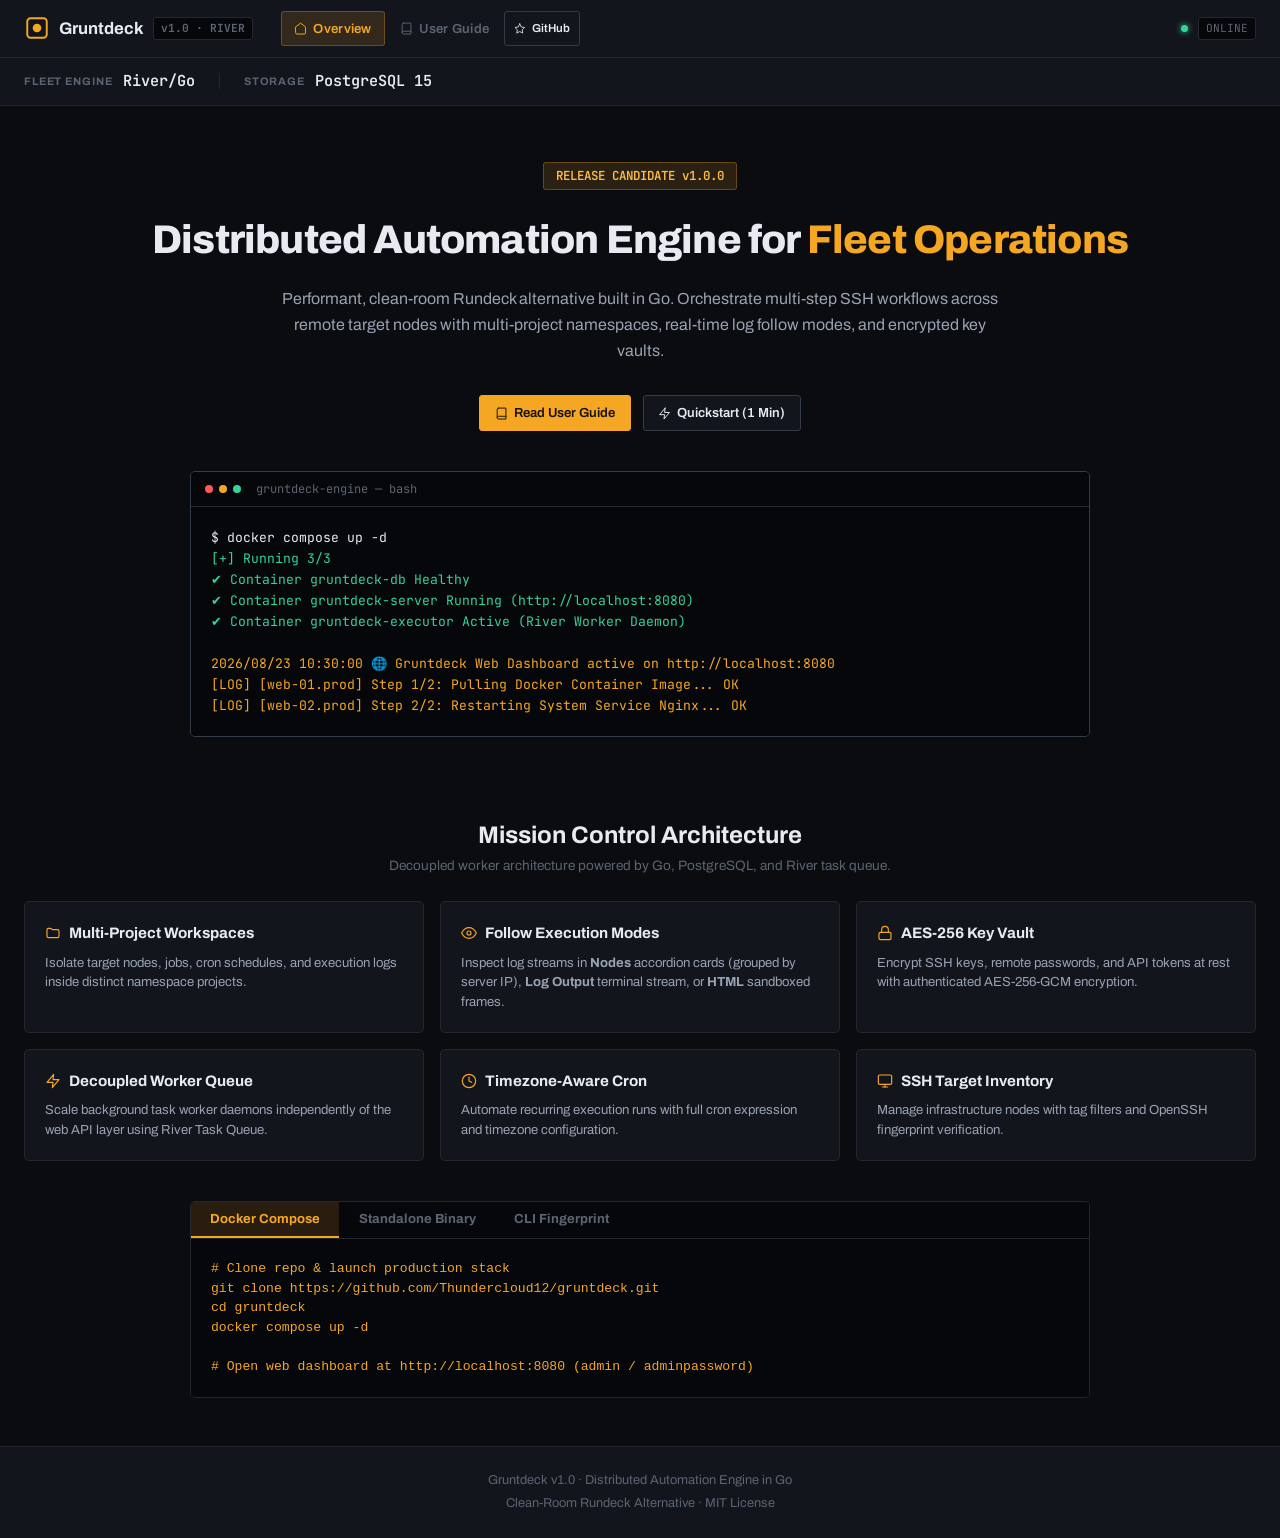
<file: docs/index.html>
<!DOCTYPE html>
<html lang="en">
<head>
  <meta charset="UTF-8">
  <meta name="viewport" content="width=device-width, initial-scale=1.0">
  <title>Gruntdeck — Distributed Automation Engine</title>
  <meta name="description" content="Clean-room Rundeck alternative built in Go. Multi-tenant workspaces, real-time node log streaming, AES-256 key vault, and River queue orchestration.">
  <link rel="stylesheet" href="style.css">
  <link rel="preconnect" href="https://fonts.googleapis.com">
  <link rel="preconnect" href="https://fonts.gstatic.com" crossorigin>
  <link href="https://fonts.googleapis.com/css2?family=JetBrains+Mono:wght@400;500;600;700&family=Archivo:wght@400;500;600;700;800&display=swap" rel="stylesheet">
</head>
<body>

  <!-- App Header - Mission Control Wall -->
  <header class="app-header">
    <a href="index.html" class="logo-container">
      <svg class="icon logo-mark" viewBox="0 0 24 24"><rect x="3" y="3" width="18" height="18" rx="3"/><circle cx="12" cy="12" r="4" fill="currentColor" stroke="none"/></svg>
      <span>Gruntdeck</span>
      <span class="version-badge">v1.0 · RIVER</span>
    </a>

    <nav class="nav-tabs">
      <a href="index.html" class="nav-tab active">
        <svg class="icon" viewBox="0 0 24 24"><path d="M3 9l9-7 9 7v11a2 2 0 0 1-2 2H5a2 2 0 0 1-2-2z"/></svg>
        Overview
      </a>
      <a href="guide.html" class="nav-tab">
        <svg class="icon" viewBox="0 0 24 24"><path d="M4 19.5A2.5 2.5 0 0 1 6.5 17H20"/><path d="M6.5 2H20v20H6.5A2.5 2.5 0 0 1 4 19.5v-15A2.5 2.5 0 0 1 6.5 2z"/></svg>
        User Guide
      </a>
      <a href="https://github.com/Thundercloud12/gruntdeck" target="_blank" class="btn btn-secondary btn-xs">
        <svg class="icon" viewBox="0 0 24 24"><polygon points="12 2 15.09 8.26 22 9.27 17 14.14 18.18 21.02 12 17.77 5.82 21.02 7 14.14 2 9.27 8.91 8.26 12 2"/></svg>
        GitHub
      </a>
    </nav>

    <div class="header-status">
      <span class="status-dot"></span>
      <span class="version-badge">ONLINE</span>
    </div>
  </header>

  <!-- Pinned Telemetry Strip -->
  <div class="telemetry-strip">
    <div class="telemetry-block">
      <span class="telemetry-label">Fleet Engine</span>
      <span class="telemetry-value">River/Go</span>
    </div>
    <div class="telemetry-divider"></div>
    <div class="telemetry-block">
      <span class="telemetry-label">Storage</span>
      <span class="telemetry-value">PostgreSQL 15</span>
    </div>
  </div>

  <!-- Hero Section -->
  <main>
    <section class="hero-container">
      <div class="hero-pill-badge">
        <span>RELEASE CANDIDATE v1.0.0</span>
      </div>
      <h1 class="hero-heading">
        Distributed Automation Engine for <span>Fleet Operations</span>
      </h1>
      <p class="hero-subtext">
        Performant, clean-room Rundeck alternative built in Go. Orchestrate multi-step SSH workflows across remote target nodes with multi-project namespaces, real-time log follow modes, and encrypted key vaults.
      </p>

      <div class="hero-actions">
        <a href="guide.html" class="btn btn-primary">
          <svg class="icon" viewBox="0 0 24 24"><path d="M4 19.5A2.5 2.5 0 0 1 6.5 17H20"/><path d="M6.5 2H20v20H6.5A2.5 2.5 0 0 1 4 19.5v-15A2.5 2.5 0 0 1 6.5 2z"/></svg>
          Read User Guide
        </a>
        <a href="#quickstart" class="btn btn-secondary">
          <svg class="icon" viewBox="0 0 24 24"><polygon points="13 2 3 14 12 14 11 22 21 10 12 10 13 2"/></svg>
          Quickstart (1 Min)
        </a>
      </div>

      <!-- Instrument Terminal Window -->
      <div class="terminal-window">
        <div class="terminal-toolbar">
          <span class="terminal-dot red"></span>
          <span class="terminal-dot yellow"></span>
          <span class="terminal-dot green"></span>
          <span class="terminal-title-text">gruntdeck-engine — bash</span>
        </div>
        <div class="terminal-console-body">
          <span style="color: #e7ebf1;">$ docker compose up -d</span><br>
          <span style="color: #34d399;">[+] Running 3/3</span><br>
          <span style="color: #34d399;"> ✔ Container gruntdeck-db        Healthy</span><br>
          <span style="color: #34d399;"> ✔ Container gruntdeck-server    Running (http://localhost:8080)</span><br>
          <span style="color: #34d399;"> ✔ Container gruntdeck-executor  Active (River Worker Daemon)</span><br><br>
          <span style="color: #f5a623;">2026/08/23 10:30:00 🌐 Gruntdeck Web Dashboard active on http://localhost:8080</span><br>
          <span>[LOG] [web-01.prod] Step 1/2: Pulling Docker Container Image... OK</span><br>
          <span>[LOG] [web-02.prod] Step 2/2: Restarting System Service Nginx... OK</span>
        </div>
      </div>
    </section>

    <!-- Key Features Grid -->
    <section id="features" class="features-container">
      <div class="section-header-box">
        <h2>Mission Control Architecture</h2>
        <p>Decoupled worker architecture powered by Go, PostgreSQL, and River task queue.</p>
      </div>

      <div class="features-grid-layout">
        <div class="card-box">
          <div class="card-box-header">
            <svg class="icon" viewBox="0 0 24 24"><path d="M3 7a2 2 0 0 1 2-2h4l2 2h8a2 2 0 0 1 2 2v8a2 2 0 0 1-2 2H5a2 2 0 0 1-2-2V7z"/></svg>
            <h3>Multi-Project Workspaces</h3>
          </div>
          <p>Isolate target nodes, jobs, cron schedules, and execution logs inside distinct namespace projects.</p>
        </div>

        <div class="card-box">
          <div class="card-box-header">
            <svg class="icon" viewBox="0 0 24 24"><path d="M1 12s4-8 11-8 11 8 11 8-4 8-11 8-11-8-11-8z"/><circle cx="12" cy="12" r="3"/></svg>
            <h3>Follow Execution Modes</h3>
          </div>
          <p>Inspect log streams in <strong>Nodes</strong> accordion cards (grouped by server IP), <strong>Log Output</strong> terminal stream, or <strong>HTML</strong> sandboxed frames.</p>
        </div>

        <div class="card-box">
          <div class="card-box-header">
            <svg class="icon" viewBox="0 0 24 24"><rect x="3" y="11" width="18" height="11" rx="2" ry="2"/><path d="M7 11V7a5 5 0 0 1 10 0v4"/></svg>
            <h3>AES-256 Key Vault</h3>
          </div>
          <p>Encrypt SSH keys, remote passwords, and API tokens at rest with authenticated AES-256-GCM encryption.</p>
        </div>

        <div class="card-box">
          <div class="card-box-header">
            <svg class="icon" viewBox="0 0 24 24"><path d="M13 2L3 14h9l-1 8 10-12h-9l1-8z"/></svg>
            <h3>Decoupled Worker Queue</h3>
          </div>
          <p>Scale background task worker daemons independently of the web API layer using River Task Queue.</p>
        </div>

        <div class="card-box">
          <div class="card-box-header">
            <svg class="icon" viewBox="0 0 24 24"><circle cx="12" cy="12" r="10"/><polyline points="12 6 12 12 16 14"/></svg>
            <h3>Timezone-Aware Cron</h3>
          </div>
          <p>Automate recurring execution runs with full cron expression and timezone configuration.</p>
        </div>

        <div class="card-box">
          <div class="card-box-header">
            <svg class="icon" viewBox="0 0 24 24"><rect x="2" y="3" width="20" height="14" rx="2" ry="2"/><line x1="8" y1="21" x2="16" y2="21"/><line x1="12" y1="17" x2="12" y2="21"/></svg>
            <h3>SSH Target Inventory</h3>
          </div>
          <p>Manage infrastructure nodes with tag filters and OpenSSH fingerprint verification.</p>
        </div>
      </div>
    </section>

    <!-- Quickstart Box -->
    <section id="quickstart" class="quickstart-box">
      <div class="quickstart-header-tabs">
        <button class="qs-tab-btn active" onclick="switchTab(this, 'qs-docker')">Docker Compose</button>
        <button class="qs-tab-btn" onclick="switchTab(this, 'qs-binary')">Standalone Binary</button>
        <button class="qs-tab-btn" onclick="switchTab(this, 'qs-cli')">CLI Fingerprint</button>
      </div>

      <div id="qs-docker" class="qs-tab-panel active">
        <pre><code># Clone repo & launch production stack
git clone https://github.com/Thundercloud12/gruntdeck.git
cd gruntdeck
docker compose up -d

# Open web dashboard at http://localhost:8080 (admin / adminpassword)</code></pre>
      </div>

      <div id="qs-binary" class="qs-tab-panel">
        <pre><code># Download pre-compiled binary release
curl -L -O https://github.com/Thundercloud12/gruntdeck/releases/download/v1.0.0/gruntdeck-server-v1.0.0-linux-amd64
chmod +x gruntdeck-server-v1.0.0-linux-amd64

./gruntdeck-server-v1.0.0-linux-amd64</code></pre>
      </div>

      <div id="qs-cli" class="qs-tab-panel">
        <pre><code># Trust target node SSH fingerprint
./gruntdeck trust 192.168.1.100

# Run ad-hoc job execution
./producer system-health-check</code></pre>
      </div>
    </section>
  </main>

  <!-- Footer -->
  <footer class="app-footer">
    <p>Gruntdeck v1.0 · Distributed Automation Engine in Go</p>
    <p style="margin-top: 0.25rem;">Clean-Room Rundeck Alternative · MIT License</p>
  </footer>

  <script>
    function switchTab(btn, tabId) {
      document.querySelectorAll('.qs-tab-btn').forEach(b => b.classList.remove('active'));
      document.querySelectorAll('.qs-tab-panel').forEach(p => p.classList.remove('active'));
      btn.classList.add('active');
      document.getElementById(tabId).classList.add('active');
    }
  </script>
</body>
</html>
</file>
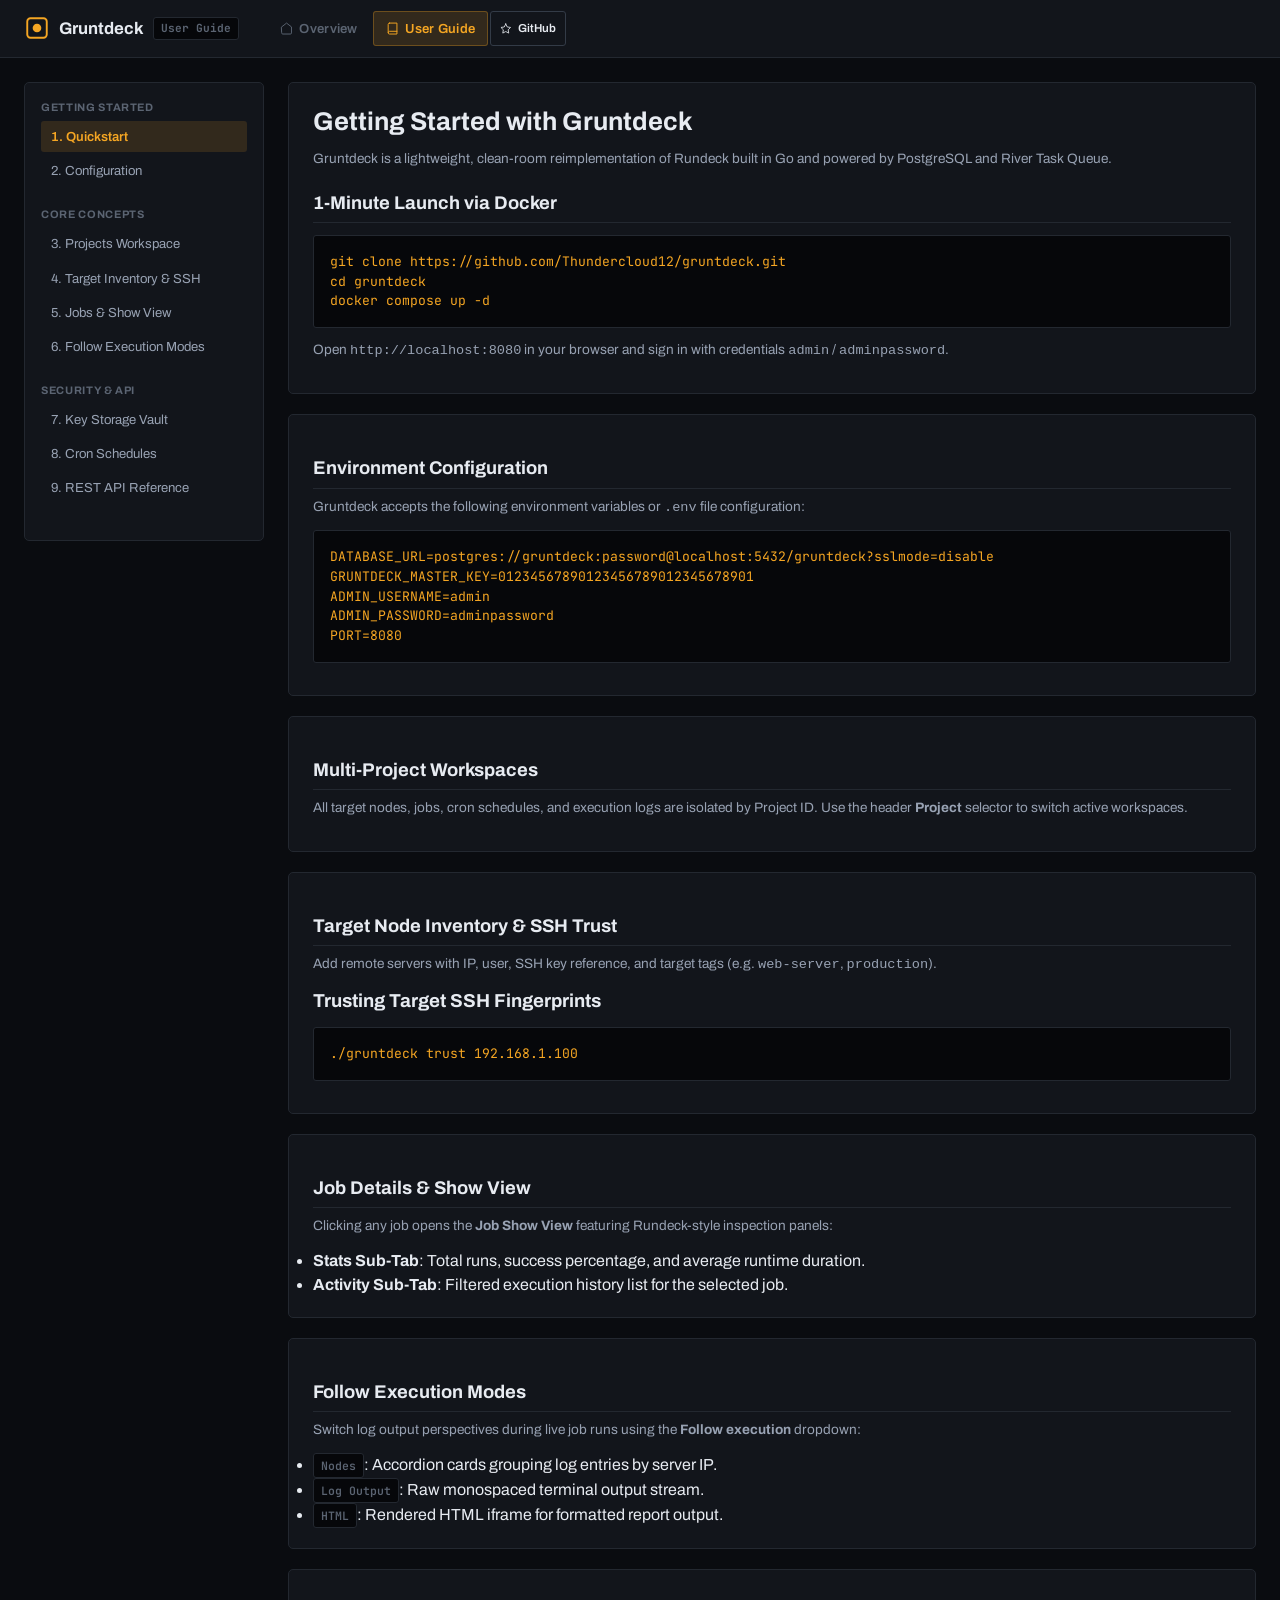
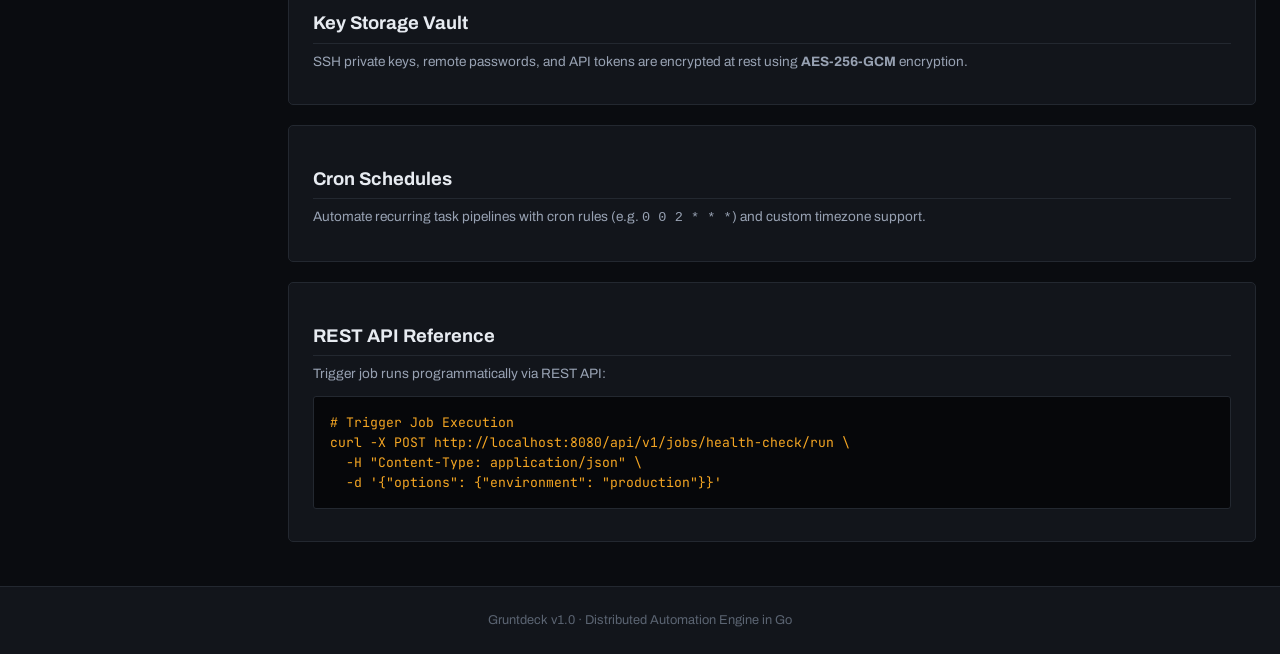
<file: docs/guide.html>
<!DOCTYPE html>
<html lang="en">
<head>
  <meta charset="UTF-8">
  <meta name="viewport" content="width=device-width, initial-scale=1.0">
  <title>User Guide & Documentation — Gruntdeck</title>
  <meta name="description" content="Comprehensive user documentation for Gruntdeck Distributed Automation Engine.">
  <link rel="stylesheet" href="style.css">
  <link rel="preconnect" href="https://fonts.googleapis.com">
  <link rel="preconnect" href="https://fonts.gstatic.com" crossorigin>
  <link href="https://fonts.googleapis.com/css2?family=JetBrains+Mono:wght@400;500;600;700&family=Archivo:wght@400;500;600;700;800&display=swap" rel="stylesheet">
</head>
<body>

  <!-- App Header -->
  <header class="app-header">
    <a href="index.html" class="logo-container">
      <svg class="icon logo-mark" viewBox="0 0 24 24"><rect x="3" y="3" width="18" height="18" rx="3"/><circle cx="12" cy="12" r="4" fill="currentColor" stroke="none"/></svg>
      <span>Gruntdeck</span>
      <span class="version-badge">User Guide</span>
    </a>

    <nav class="nav-tabs">
      <a href="index.html" class="nav-tab">
        <svg class="icon" viewBox="0 0 24 24"><path d="M3 9l9-7 9 7v11a2 2 0 0 1-2 2H5a2 2 0 0 1-2-2z"/></svg>
        Overview
      </a>
      <a href="guide.html" class="nav-tab active">
        <svg class="icon" viewBox="0 0 24 24"><path d="M4 19.5A2.5 2.5 0 0 1 6.5 17H20"/><path d="M6.5 2H20v20H6.5A2.5 2.5 0 0 1 4 19.5v-15A2.5 2.5 0 0 1 6.5 2z"/></svg>
        User Guide
      </a>
      <a href="https://github.com/Thundercloud12/gruntdeck" target="_blank" class="btn btn-secondary btn-xs">
        <svg class="icon" viewBox="0 0 24 24"><polygon points="12 2 15.09 8.26 22 9.27 17 14.14 18.18 21.02 12 17.77 5.82 21.02 7 14.14 2 9.27 8.91 8.26 12 2"/></svg>
        GitHub
      </a>
    </nav>
  </header>

  <!-- User Guide Layout -->
  <main class="guide-main-layout">

    <!-- Sidebar Navigation -->
    <aside class="guide-sidebar">
      <div class="guide-sidebar-group">
        <div class="guide-sidebar-title">Getting Started</div>
        <a href="#quickstart" class="guide-sidebar-link active">1. Quickstart</a>
        <a href="#config" class="guide-sidebar-link">2. Configuration</a>
      </div>

      <div class="guide-sidebar-group">
        <div class="guide-sidebar-title">Core Concepts</div>
        <a href="#projects" class="guide-sidebar-link">3. Projects Workspace</a>
        <a href="#inventory" class="guide-sidebar-link">4. Target Inventory & SSH</a>
        <a href="#jobs" class="guide-sidebar-link">5. Jobs & Show View</a>
        <a href="#follow-modes" class="guide-sidebar-link">6. Follow Execution Modes</a>
      </div>

      <div class="guide-sidebar-group">
        <div class="guide-sidebar-title">Security & API</div>
        <a href="#key-vault" class="guide-sidebar-link">7. Key Storage Vault</a>
        <a href="#cron" class="guide-sidebar-link">8. Cron Schedules</a>
        <a href="#api" class="guide-sidebar-link">9. REST API Reference</a>
      </div>
    </aside>

    <!-- Guide Content -->
    <div class="guide-content-area">

      <!-- 1. Quickstart -->
      <section id="quickstart">
        <h1>Getting Started with Gruntdeck</h1>
        <p>Gruntdeck is a lightweight, clean-room reimplementation of Rundeck built in Go and powered by PostgreSQL and River Task Queue.</p>

        <h2>1-Minute Launch via Docker</h2>
        <div class="guide-code-box">git clone https://github.com/Thundercloud12/gruntdeck.git
cd gruntdeck
docker compose up -d</div>
        <p>Open <code>http://localhost:8080</code> in your browser and sign in with credentials <code>admin</code> / <code>adminpassword</code>.</p>
      </section>

      <!-- 2. Configuration -->
      <section id="config">
        <h2>Environment Configuration</h2>
        <p>Gruntdeck accepts the following environment variables or <code>.env</code> file configuration:</p>
        <div class="guide-code-box">DATABASE_URL=postgres://gruntdeck:password@localhost:5432/gruntdeck?sslmode=disable
GRUNTDECK_MASTER_KEY=01234567890123456789012345678901
ADMIN_USERNAME=admin
ADMIN_PASSWORD=adminpassword
PORT=8080</div>
      </section>

      <!-- 3. Projects Workspace -->
      <section id="projects">
        <h2>Multi-Project Workspaces</h2>
        <p>All target nodes, jobs, cron schedules, and execution logs are isolated by Project ID. Use the header <strong>Project</strong> selector to switch active workspaces.</p>
      </section>

      <!-- 4. Target Inventory & SSH -->
      <section id="inventory">
        <h2>Target Node Inventory & SSH Trust</h2>
        <p>Add remote servers with IP, user, SSH key reference, and target tags (e.g. <code>web-server</code>, <code>production</code>).</p>
        
        <h3>Trusting Target SSH Fingerprints</h3>
        <div class="guide-code-box">./gruntdeck trust 192.168.1.100</div>
      </section>

      <!-- 5. Jobs & Show View -->
      <section id="jobs">
        <h2>Job Details & Show View</h2>
        <p>Clicking any job opens the <strong>Job Show View</strong> featuring Rundeck-style inspection panels:</p>
        <ul>
          <li><strong>Stats Sub-Tab</strong>: Total runs, success percentage, and average runtime duration.</li>
          <li><strong>Activity Sub-Tab</strong>: Filtered execution history list for the selected job.</li>
        </ul>
      </section>

      <!-- 6. Follow Execution Modes -->
      <section id="follow-modes">
        <h2>Follow Execution Modes</h2>
        <p>Switch log output perspectives during live job runs using the <strong>Follow execution</strong> dropdown:</p>
        <ul>
          <li><span class="badge badge-mono">Nodes</span>: Accordion cards grouping log entries by server IP.</li>
          <li><span class="badge badge-mono">Log Output</span>: Raw monospaced terminal output stream.</li>
          <li><span class="badge badge-mono">HTML</span>: Rendered HTML iframe for formatted report output.</li>
        </ul>
      </section>

      <!-- 7. Key Storage Vault -->
      <section id="key-vault">
        <h2>Key Storage Vault</h2>
        <p>SSH private keys, remote passwords, and API tokens are encrypted at rest using <strong>AES-256-GCM</strong> encryption.</p>
      </section>

      <!-- 8. Cron Schedules -->
      <section id="cron">
        <h2>Cron Schedules</h2>
        <p>Automate recurring task pipelines with cron rules (e.g. <code>0 0 2 * * *</code>) and custom timezone support.</p>
      </section>

      <!-- 9. REST API Reference -->
      <section id="api">
        <h2>REST API Reference</h2>
        <p>Trigger job runs programmatically via REST API:</p>
        <div class="guide-code-box"># Trigger Job Execution
curl -X POST http://localhost:8080/api/v1/jobs/health-check/run \
  -H "Content-Type: application/json" \
  -d '{"options": {"environment": "production"}}'</div>
      </section>

    </div>
  </main>

  <!-- Footer -->
  <footer class="app-footer">
    <p>Gruntdeck v1.0 · Distributed Automation Engine in Go</p>
  </footer>

</body>
</html>
</file>
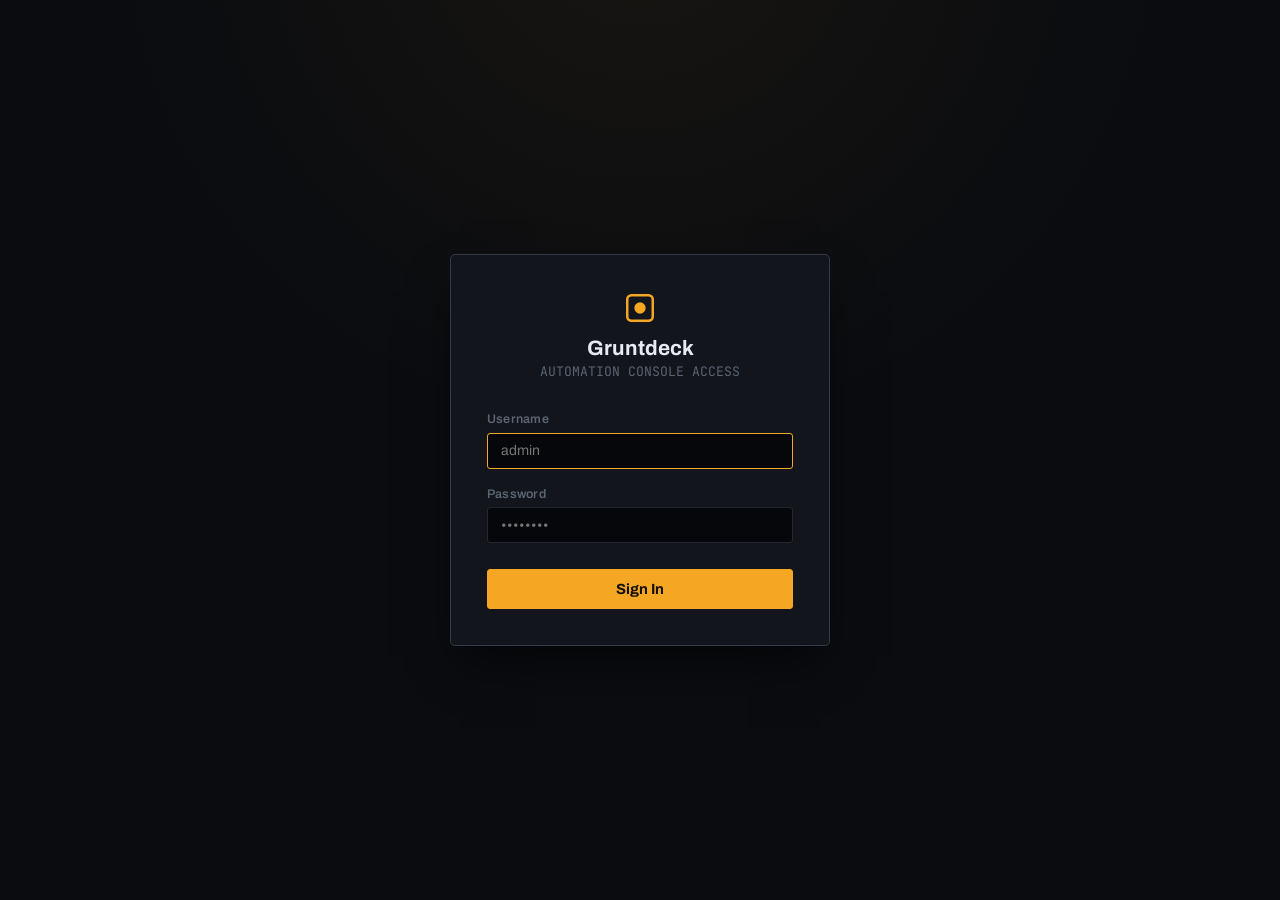
<file: web/login.html>
<!DOCTYPE html>
<html lang="en">
<head>
  <meta charset="UTF-8">
  <meta name="viewport" content="width=device-width, initial-scale=1.0">
  <title>Gruntdeck — Sign In</title>
  <link rel="stylesheet" href="style.css">
  <link rel="preconnect" href="https://fonts.googleapis.com">
  <link rel="preconnect" href="https://fonts.gstatic.com" crossorigin>
  <link href="https://fonts.googleapis.com/css2?family=JetBrains+Mono:wght@400;500;600;700&family=Archivo:wght@400;500;600;700;800&display=swap" rel="stylesheet">
</head>
<body class="login-shell">
  <div class="login-card">
    <div class="login-brand">
      <svg class="icon logo-mark" viewBox="0 0 24 24"><rect x="3" y="3" width="18" height="18" rx="3"/><circle cx="12" cy="12" r="4" fill="currentColor" stroke="none"/></svg>
      <h1>Gruntdeck</h1>
      <p>AUTOMATION CONSOLE ACCESS</p>
    </div>

    <div id="error-alert" class="alert-error"></div>

    <form id="login-form" onsubmit="handleLoginSubmit(event)">
      <div class="form-group">
        <label for="username">Username</label>
        <input type="text" id="username" name="username" placeholder="admin" required autofocus>
      </div>

      <div class="form-group">
        <label for="password">Password</label>
        <input type="password" id="password" name="password" placeholder="••••••••" required>
      </div>

      <button type="submit" class="btn btn-primary btn-login">Sign In</button>
    </form>
  </div>

  <script>
    async function handleLoginSubmit(e) {
      e.preventDefault();
      const errElem = document.getElementById('error-alert');
      errElem.style.display = 'none';

      const username = document.getElementById('username').value;
      const password = document.getElementById('password').value;

      try {
        const res = await fetch('/api/v1/auth/login', {
          method: 'POST',
          headers: { 'Content-Type': 'application/json' },
          body: JSON.stringify({ username, password })
        });

        if (!res.ok) {
          const text = await res.text();
          throw new Error('Invalid username or password');
        }

        window.location.href = '/';
      } catch (err) {
        errElem.innerText = err.message;
        errElem.style.display = 'block';
      }
    }
  </script>
</body>
</html>
</file>
<file: docs/style.css>
:root {
  /* Ground */
  --bg-void: #0a0c10;
  --bg-panel: #12151b;
  --bg-panel-raised: #181c24;
  --bg-inset: #06070a;
  --border: #232830;
  --border-strong: #333b47;

  /* Text */
  --text-primary: #e7ebf1;
  --text-secondary: #98a2b3;
  --text-tertiary: #5b6472;

  /* Amber Lamp Accent */
  --accent: #f5a623;
  --accent-dim: rgba(245, 166, 35, 0.14);
  --accent-strong: #ffbb47;

  /* Status Lamps */
  --status-running: #f5a623;
  --status-success: #34d399;
  --status-danger: #fb5a5a;
  --status-idle: #5b6472;

  --radius-sm: 3px;
  --radius-md: 5px;

  --font-ui: 'Archivo', system-ui, -apple-system, sans-serif;
  --font-mono: 'JetBrains Mono', ui-monospace, monospace;
}

* {
  box-sizing: border-box;
  margin: 0;
  padding: 0;
}

body {
  background-color: var(--bg-void);
  color: var(--text-primary);
  font-family: var(--font-ui);
  min-height: 100vh;
  display: flex;
  flex-direction: column;
  line-height: 1.5;
  font-feature-settings: "tnum" 1;
}

::selection {
  background: var(--accent);
  color: var(--bg-void);
}

/* SVG Line Icons */
.icon {
  width: 1em;
  height: 1em;
  stroke: currentColor;
  fill: none;
  stroke-width: 1.75;
  stroke-linecap: round;
  stroke-linejoin: round;
  vertical-align: -0.15em;
  flex-shrink: 0;
}

/* Header */
.app-header {
  background-color: var(--bg-panel);
  border-bottom: 1px solid var(--border);
  padding: 0.7rem 1.5rem;
  display: flex;
  align-items: center;
  gap: 1.25rem;
  position: sticky;
  top: 0;
  z-index: 100;
}

.logo-container {
  display: flex;
  align-items: center;
  gap: 0.55rem;
  font-weight: 700;
  font-size: 1.05rem;
  color: var(--text-primary);
  text-decoration: none;
}

.logo-mark {
  width: 26px;
  height: 26px;
  color: var(--accent);
}

.version-badge {
  font-size: 0.7rem;
  background: var(--bg-inset);
  color: var(--text-tertiary);
  padding: 0.15rem 0.45rem;
  border-radius: var(--radius-sm);
  border: 1px solid var(--border);
  font-family: var(--font-mono);
}

.nav-tabs {
  display: flex;
  gap: 0.15rem;
  margin-left: 0.5rem;
}

.nav-tab {
  display: inline-flex;
  align-items: center;
  gap: 0.4rem;
  background: transparent;
  border: 1px solid transparent;
  color: var(--text-tertiary);
  padding: 0.4rem 0.75rem;
  font-size: 0.82rem;
  font-weight: 600;
  font-family: var(--font-ui);
  letter-spacing: 0.02em;
  cursor: pointer;
  border-radius: var(--radius-sm);
  text-decoration: none;
  transition: all 0.12s ease;
}

.nav-tab:hover {
  color: var(--text-primary);
  background-color: var(--bg-panel-raised);
}

.nav-tab.active {
  color: var(--accent);
  background-color: var(--accent-dim);
  border-color: rgba(245, 166, 35, 0.3);
}

.header-status {
  margin-left: auto;
  display: flex;
  align-items: center;
  gap: 0.6rem;
}

.status-dot {
  width: 7px;
  height: 7px;
  border-radius: 50%;
  background-color: var(--status-success);
  box-shadow: 0 0 6px var(--status-success);
}

/* Telemetry Pinned Strip */
.telemetry-strip {
  background-color: var(--bg-panel);
  border-bottom: 1px solid var(--border);
  padding: 0.75rem 1.5rem;
  display: flex;
  align-items: center;
  gap: 1.5rem;
}

.telemetry-block {
  display: flex;
  align-items: center;
  gap: 0.65rem;
}

.telemetry-label {
  font-size: 0.68rem;
  font-weight: 700;
  letter-spacing: 0.08em;
  color: var(--text-tertiary);
  text-transform: uppercase;
}

.telemetry-value {
  font-family: var(--font-mono);
  font-size: 0.95rem;
  font-weight: 600;
  color: var(--text-primary);
}

.telemetry-divider {
  width: 1px;
  height: 16px;
  background-color: var(--border);
}

/* Hero Section */
.hero-container {
  max-width: 1280px;
  width: 100%;
  margin: 0 auto;
  padding: 3.5rem 1.5rem 2.5rem;
  text-align: center;
}

.hero-pill-badge {
  display: inline-flex;
  align-items: center;
  gap: 0.4rem;
  background-color: var(--accent-dim);
  color: var(--accent-strong);
  border: 1px solid rgba(245, 166, 35, 0.3);
  padding: 0.25rem 0.75rem;
  border-radius: var(--radius-sm);
  font-size: 0.78rem;
  font-weight: 600;
  font-family: var(--font-mono);
  margin-bottom: 1.25rem;
}

.hero-heading {
  font-size: 2.5rem;
  font-weight: 800;
  letter-spacing: -0.02em;
  margin-bottom: 1rem;
  color: var(--text-primary);
}

.hero-heading span {
  color: var(--accent);
}

.hero-subtext {
  font-size: 1rem;
  color: var(--text-secondary);
  max-width: 720px;
  margin: 0 auto 2rem;
  line-height: 1.6;
}

.hero-actions {
  display: flex;
  align-items: center;
  justify-content: center;
  gap: 0.75rem;
  margin-bottom: 2.5rem;
}

/* Buttons */
.btn {
  padding: 0.45rem 0.9rem;
  border-radius: var(--radius-sm);
  font-size: 0.82rem;
  font-weight: 600;
  font-family: var(--font-ui);
  cursor: pointer;
  border: 1px solid transparent;
  transition: all 0.12s ease;
  display: inline-flex;
  align-items: center;
  gap: 0.4rem;
  text-decoration: none;
}

.btn-primary {
  background-color: var(--accent);
  color: #14110a;
  border-color: var(--accent);
}

.btn-primary:hover {
  background-color: var(--accent-strong);
  border-color: var(--accent-strong);
}

.btn-secondary {
  background-color: var(--bg-panel);
  color: var(--text-primary);
  border: 1px solid var(--border-strong);
}

.btn-secondary:hover {
  background-color: var(--bg-panel-raised);
}

.btn-xs {
  padding: 0.25rem 0.55rem;
  font-size: 0.72rem;
  border-radius: var(--radius-sm);
}

/* Instrument Terminal Frame */
.terminal-window {
  background-color: var(--bg-panel);
  border: 1px solid var(--border-strong);
  border-radius: var(--radius-md);
  max-width: 900px;
  margin: 0 auto;
  overflow: hidden;
  text-align: left;
}

.terminal-toolbar {
  background-color: var(--bg-inset);
  padding: 0.5rem 0.85rem;
  display: flex;
  align-items: center;
  gap: 0.4rem;
  border-bottom: 1px solid var(--border);
}

.terminal-dot {
  width: 8px;
  height: 8px;
  border-radius: 50%;
}
.terminal-dot.red { background-color: var(--status-danger); }
.terminal-dot.yellow { background-color: var(--status-running); }
.terminal-dot.green { background-color: var(--status-success); }

.terminal-title-text {
  font-size: 0.75rem;
  color: var(--text-tertiary);
  font-family: var(--font-mono);
  margin-left: 0.5rem;
}

.terminal-console-body {
  background-color: var(--bg-inset);
  padding: 1.25rem;
  font-family: var(--font-mono);
  font-size: 0.82rem;
  color: var(--accent);
  line-height: 1.6;
}

/* Feature Panel Cards Grid */
.features-container {
  max-width: 1280px;
  width: 100%;
  margin: 0 auto;
  padding: 2.5rem 1.5rem;
}

.section-header-box {
  margin-bottom: 1.5rem;
  text-align: center;
}

.section-header-box h2 {
  font-size: 1.5rem;
  font-weight: 700;
}

.section-header-box p {
  font-size: 0.85rem;
  color: var(--text-tertiary);
  margin-top: 0.2rem;
}

.features-grid-layout {
  display: grid;
  grid-template-columns: repeat(auto-fit, minmax(340px, 1fr));
  gap: 1rem;
}

.card-box {
  background-color: var(--bg-panel);
  border: 1px solid var(--border);
  border-radius: var(--radius-md);
  padding: 1.25rem;
}

.card-box-header {
  display: flex;
  align-items: center;
  gap: 0.5rem;
  margin-bottom: 0.5rem;
  color: var(--accent);
}

.card-box h3 {
  font-size: 0.95rem;
  font-weight: 700;
  color: var(--text-primary);
}

.card-box p {
  font-size: 0.82rem;
  color: var(--text-secondary);
}

/* Quickstart Panel */
.quickstart-box {
  max-width: 900px;
  width: 100%;
  margin: 0 auto 3rem;
  background-color: var(--bg-panel);
  border: 1px solid var(--border);
  border-radius: var(--radius-md);
  overflow: hidden;
}

.quickstart-header-tabs {
  display: flex;
  background-color: var(--bg-inset);
  border-bottom: 1px solid var(--border);
}

.qs-tab-btn {
  padding: 0.6rem 1.2rem;
  background: transparent;
  border: none;
  border-bottom: 2px solid transparent;
  color: var(--text-tertiary);
  font-size: 0.82rem;
  font-weight: 700;
  font-family: var(--font-ui);
  cursor: pointer;
}

.qs-tab-btn.active {
  color: var(--accent);
  border-bottom-color: var(--accent);
  background-color: var(--accent-dim);
}

.qs-tab-panel {
  padding: 1.25rem;
  display: none;
  background-color: var(--bg-inset);
  font-family: var(--font-mono);
  font-size: 0.82rem;
  color: var(--accent);
}

.qs-tab-panel.active {
  display: block;
}

/* User Guide Layout */
.guide-main-layout {
  max-width: 1280px;
  width: 100%;
  margin: 1.5rem auto;
  padding: 0 1.5rem;
  display: grid;
  grid-template-columns: 240px 1fr;
  gap: 1.5rem;
}

.guide-sidebar {
  background-color: var(--bg-panel);
  border: 1px solid var(--border);
  border-radius: var(--radius-md);
  padding: 1rem;
  position: sticky;
  top: 4.5rem;
  height: fit-content;
}

.guide-sidebar-group {
  margin-bottom: 1.25rem;
}

.guide-sidebar-title {
  font-size: 0.68rem;
  text-transform: uppercase;
  color: var(--text-tertiary);
  font-weight: 700;
  letter-spacing: 0.06em;
  margin-bottom: 0.4rem;
}

.guide-sidebar-link {
  display: block;
  padding: 0.35rem 0.6rem;
  color: var(--text-secondary);
  text-decoration: none;
  font-size: 0.82rem;
  border-radius: var(--radius-sm);
  margin-bottom: 0.2rem;
}

.guide-sidebar-link:hover, .guide-sidebar-link.active {
  color: var(--accent);
  background-color: var(--accent-dim);
  font-weight: 600;
}

.guide-content-area section {
  background-color: var(--bg-panel);
  border: 1px solid var(--border);
  border-radius: var(--radius-md);
  padding: 1.25rem 1.5rem;
  margin-bottom: 1.25rem;
}

.guide-content-area h1 {
  font-size: 1.6rem;
  margin-bottom: 0.5rem;
}

.guide-content-area h2 {
  font-size: 1.15rem;
  margin-top: 1.25rem;
  margin-bottom: 0.5rem;
  color: var(--text-primary);
  border-bottom: 1px solid var(--border);
  padding-bottom: 0.3rem;
}

.guide-content-area p {
  color: var(--text-secondary);
  font-size: 0.85rem;
  margin-bottom: 0.75rem;
}

.guide-code-box {
  background-color: var(--bg-inset);
  border: 1px solid var(--border);
  border-radius: var(--radius-sm);
  padding: 1rem;
  font-family: var(--font-mono);
  font-size: 0.82rem;
  color: var(--accent);
  margin: 0.75rem 0;
  white-space: pre-wrap;
}

/* Badges */
.badge {
  display: inline-flex;
  align-items: center;
  gap: 0.3rem;
  padding: 0.18rem 0.45rem;
  border-radius: var(--radius-sm);
  font-size: 0.72rem;
  font-weight: 600;
  font-family: var(--font-mono);
}

.badge-mono {
  background-color: var(--bg-inset);
  border: 1px solid var(--border);
  color: var(--text-tertiary);
}

/* Footer */
.app-footer {
  background-color: var(--bg-panel);
  border-top: 1px solid var(--border);
  padding: 1.5rem;
  text-align: center;
  font-size: 0.8rem;
  color: var(--text-tertiary);
  margin-top: auto;
}
</file>
<file: web/style.css>
:root {
  /* Ground */
  --bg-void: #0a0c10;
  --bg-panel: #12151b;
  --bg-panel-raised: #181c24;
  --bg-inset: #06070a;
  --border: #232830;
  --border-strong: #333b47;

  /* Text */
  --text-primary: #e7ebf1;
  --text-secondary: #98a2b3;
  --text-tertiary: #5b6472;

  /* Single interactive accent (amber lamp) */
  --accent: #f5a623;
  --accent-dim: rgba(245, 166, 35, 0.14);
  --accent-strong: #ffbb47;

  /* Functional status lamps only — never decorative */
  --status-running: #f5a623;
  --status-success: #34d399;
  --status-danger: #fb5a5a;
  --status-idle: #5b6472;

  --status-running-dim: rgba(245, 166, 35, 0.14);
  --status-success-dim: rgba(52, 211, 153, 0.14);
  --status-danger-dim: rgba(251, 90, 90, 0.14);
  --status-idle-dim: rgba(91, 100, 114, 0.18);

  --radius-sm: 3px;
  --radius-md: 5px;

  --font-ui: 'Archivo', system-ui, -apple-system, sans-serif;
  --font-mono: 'JetBrains Mono', ui-monospace, 'SFMono-Regular', monospace;

  /* Legacy aliases kept for any un-migrated references */
  --bg-dark: var(--bg-void);
  --bg-card: var(--bg-panel);
  --bg-card-hover: var(--bg-panel-raised);
  --border-color: var(--border);
  --text-main: var(--text-primary);
  --text-muted: var(--text-secondary);
  --primary: var(--accent);
  --primary-hover: var(--accent-strong);
  --success: var(--status-success);
  --warning: var(--status-running);
  --danger: var(--status-danger);
  --terminal-bg: var(--bg-inset);
  --font-sans: var(--font-ui);
  --radius-lg: 8px;
  --shadow-xl: 0 24px 48px -12px rgba(0, 0, 0, 0.65);
  --text-secondary-alias: var(--text-tertiary);
  --accent-alias: var(--accent);
}

* {
  box-sizing: border-box;
  margin: 0;
  padding: 0;
}

body {
  background-color: var(--bg-void);
  color: var(--text-primary);
  font-family: var(--font-ui);
  min-height: 100vh;
  display: flex;
  flex-direction: column;
  font-feature-settings: "tnum" 1;
}

::selection {
  background: var(--accent);
  color: var(--bg-void);
}

/* ---------- Icons ---------- */
.icon {
  width: 1em;
  height: 1em;
  stroke: currentColor;
  fill: none;
  stroke-width: 1.75;
  stroke-linecap: round;
  stroke-linejoin: round;
  vertical-align: -0.15em;
  flex-shrink: 0;
}

.icon-lg {
  width: 1.4em;
  height: 1.4em;
}

/* ---------- Header ---------- */
.app-header {
  background-color: var(--bg-panel);
  border-bottom: 1px solid var(--border);
  padding: 0.7rem 1.5rem;
  display: flex;
  align-items: center;
  gap: 1.25rem;
}

.logo-container {
  display: flex;
  align-items: center;
  gap: 0.55rem;
  font-weight: 700;
  font-size: 1.05rem;
  letter-spacing: 0.01em;
  color: var(--text-primary);
}

.logo-mark {
  width: 26px;
  height: 26px;
  color: var(--accent);
}

.version-badge {
  font-size: 0.7rem;
  background: var(--bg-inset);
  color: var(--text-tertiary);
  padding: 0.15rem 0.45rem;
  border-radius: var(--radius-sm);
  border: 1px solid var(--border);
  font-family: var(--font-mono);
  letter-spacing: 0.02em;
}

.project-selector-box {
  display: flex;
  align-items: center;
  gap: 0.45rem;
  background: var(--bg-inset);
  padding: 0.3rem 0.65rem;
  border-radius: var(--radius-sm);
  border: 1px solid var(--border);
  color: var(--text-tertiary);
}

.project-label {
  display: flex;
  align-items: center;
  gap: 0.35rem;
  font-size: 0.78rem;
  font-weight: 500;
}

.project-dropdown {
  background: transparent;
  color: var(--text-primary);
  border: none;
  font-size: 0.82rem;
  font-weight: 600;
  font-family: var(--font-ui);
  cursor: pointer;
  outline: none;
}

.project-dropdown option {
  background: var(--bg-panel);
  color: var(--text-primary);
}

.nav-tabs {
  display: flex;
  gap: 0.15rem;
  margin-left: 0.5rem;
}

.nav-tab {
  display: inline-flex;
  align-items: center;
  gap: 0.4rem;
  background: transparent;
  border: 1px solid transparent;
  color: var(--text-tertiary);
  padding: 0.4rem 0.75rem;
  font-size: 0.82rem;
  font-weight: 600;
  font-family: var(--font-ui);
  letter-spacing: 0.02em;
  cursor: pointer;
  border-radius: var(--radius-sm);
  transition: color 0.12s ease, background-color 0.12s ease, border-color 0.12s ease;
}

.nav-tab:hover {
  color: var(--text-primary);
  background-color: var(--bg-panel-raised);
}

.nav-tab.active {
  color: var(--accent);
  background-color: var(--accent-dim);
  border-color: rgba(245, 166, 35, 0.3);
}

.header-status {
  display: flex;
  align-items: center;
  gap: 0.6rem;
  font-size: 0.82rem;
  color: var(--text-tertiary);
  margin-left: auto;
}

.status-dot {
  width: 7px;
  height: 7px;
  border-radius: 50%;
  flex-shrink: 0;
}

.status-dot.online {
  background-color: var(--status-success);
  box-shadow: 0 0 6px var(--status-success);
}

/* ---------- Telemetry Strip ---------- */
.telemetry-strip {
  background-color: var(--bg-panel);
  border-bottom: 1px solid var(--border);
  padding: 0.75rem 1.5rem;
  display: flex;
  align-items: stretch;
  gap: 1.5rem;
  flex-wrap: wrap;
}

.telemetry-block {
  display: flex;
  align-items: center;
  gap: 0.65rem;
}

.telemetry-label {
  font-size: 0.68rem;
  font-weight: 700;
  letter-spacing: 0.08em;
  color: var(--text-tertiary);
  text-transform: uppercase;
  white-space: nowrap;
}

.telemetry-value {
  font-family: var(--font-mono);
  font-size: 1rem;
  font-weight: 600;
  color: var(--text-primary);
  transition: color 0.15s ease;
}

.telemetry-value.flash {
  color: var(--accent-strong);
}

.fleet-tiles {
  display: flex;
  gap: 3px;
}

.fleet-tile {
  width: 9px;
  height: 16px;
  border-radius: 1px;
  background-color: var(--status-idle-dim);
  transition: background-color 0.2s ease;
}

.fleet-tile.up {
  background-color: var(--status-success);
}

.fleet-tile.down {
  background-color: var(--status-danger);
}

.telemetry-divider {
  width: 1px;
  background-color: var(--border);
  align-self: stretch;
}

.telemetry-flight {
  display: flex;
  align-items: center;
  gap: 1.25rem;
  flex: 1;
  overflow-x: auto;
}

.flight-row {
  display: flex;
  align-items: center;
  gap: 0.5rem;
  font-family: var(--font-mono);
  font-size: 0.78rem;
  color: var(--text-secondary);
  white-space: nowrap;
}

.flight-row .flight-job {
  color: var(--text-primary);
  font-weight: 600;
}

.flight-bar {
  width: 60px;
  height: 5px;
  border-radius: 2px;
  background-color: var(--bg-inset);
  overflow: hidden;
  border: 1px solid var(--border);
}

.flight-bar-fill {
  height: 100%;
  background-color: var(--status-running);
}

.telemetry-empty {
  font-size: 0.8rem;
  color: var(--text-tertiary);
  font-style: normal;
}

/* ---------- Main Content ---------- */
.main-container {
  flex: 1;
  padding: 1.5rem;
  max-width: 1320px;
  width: 100%;
  margin: 0 auto;
}

.tab-content {
  display: none;
}

.tab-content.active {
  display: block;
}

.section-header {
  display: flex;
  align-items: center;
  justify-content: space-between;
  margin-bottom: 1.25rem;
}

.section-header h2 {
  font-size: 1.2rem;
  font-weight: 700;
  letter-spacing: 0.01em;
}

.section-desc {
  font-size: 0.8rem;
  color: var(--text-tertiary);
  margin-top: 0.2rem;
}

.section-actions {
  display: flex;
  gap: 0.5rem;
}

/* ---------- Job Details Screen ---------- */
.job-details-header {
  background-color: var(--bg-panel);
  border: 1px solid var(--border);
  border-radius: var(--radius-md);
  padding: 1rem 1.25rem;
  margin-bottom: 1.5rem;
}

.job-details-title-row {
  display: flex;
  align-items: center;
  margin-bottom: 1rem;
}

.job-details-title-row h2 {
  font-size: 1.15rem;
  font-weight: 700;
}

.job-details-control-row {
  display: flex;
  align-items: center;
  background-color: var(--bg-inset);
  padding: 0.6rem 1rem;
  border-radius: var(--radius-sm);
  border: 1px solid var(--border);
}

.follow-execution-box {
  display: flex;
  align-items: center;
  gap: 0.5rem;
}

.control-label {
  font-size: 0.8rem;
  color: var(--text-tertiary);
}

.dropdown-select {
  background-color: var(--bg-panel);
  color: var(--text-primary);
  border: 1px solid var(--border);
  padding: 0.3rem 0.6rem;
  border-radius: var(--radius-sm);
  font-size: 0.82rem;
  font-family: var(--font-ui);
  cursor: pointer;
}

/* ---------- Sub-nav Tabs (Stats / Activity) ---------- */
.subnav-tabs {
  display: flex;
  gap: 1.25rem;
  border-bottom: 1px solid var(--border);
  margin-bottom: 1.25rem;
}

.subnav-tab {
  background: transparent;
  border: none;
  border-bottom: 2px solid transparent;
  color: var(--text-tertiary);
  padding: 0.5rem 0.1rem;
  font-size: 0.85rem;
  font-weight: 700;
  font-family: var(--font-ui);
  letter-spacing: 0.02em;
  cursor: pointer;
  transition: color 0.12s ease, border-color 0.12s ease;
}

.subnav-tab:hover {
  color: var(--text-primary);
}

.subnav-tab.active {
  color: var(--accent);
  border-bottom-color: var(--accent);
}

.subpanel-content {
  display: none;
}

.subpanel-content.active {
  display: block;
}

/* ---------- Stats Cards Grid ---------- */
.stats-cards-grid {
  display: grid;
  grid-template-columns: repeat(auto-fit, minmax(200px, 1fr));
  gap: 1px;
  margin-top: 1rem;
  background-color: var(--border);
  border: 1px solid var(--border);
  border-radius: var(--radius-md);
  overflow: hidden;
}

.stat-card {
  background-color: var(--bg-panel);
  padding: 1.5rem;
  display: flex;
  flex-direction: column;
  align-items: center;
  justify-content: center;
  text-align: center;
}

.stat-value {
  font-size: 2rem;
  font-weight: 700;
  color: var(--text-primary);
  font-family: var(--font-mono);
}

.stat-value.stat-green {
  color: var(--status-success);
}

.stat-label {
  font-size: 0.68rem;
  color: var(--text-tertiary);
  font-weight: 700;
  letter-spacing: 0.08em;
  margin-top: 0.5rem;
}

/* ---------- Buttons ---------- */
.btn {
  padding: 0.5rem 0.9rem;
  border-radius: var(--radius-sm);
  font-size: 0.82rem;
  font-weight: 600;
  font-family: var(--font-ui);
  cursor: pointer;
  border: 1px solid transparent;
  transition: background-color 0.12s ease, border-color 0.12s ease, color 0.12s ease;
  display: inline-flex;
  align-items: center;
  gap: 0.4rem;
}

.btn-primary {
  background-color: var(--accent);
  color: #14110a;
  border-color: var(--accent);
}

.btn-primary:hover {
  background-color: var(--accent-strong);
  border-color: var(--accent-strong);
}

.btn-secondary {
  background-color: var(--bg-panel);
  color: var(--text-primary);
  border: 1px solid var(--border-strong);
}

.btn-secondary:hover {
  background-color: var(--bg-panel-raised);
  border-color: var(--text-tertiary);
}

.btn-danger-ghost {
  color: var(--status-danger);
  border-color: rgba(251, 90, 90, 0.3);
}

.btn-danger-ghost:hover {
  background-color: var(--status-danger-dim);
  border-color: var(--status-danger);
}

.btn-xs {
  padding: 0.25rem 0.55rem;
  font-size: 0.72rem;
  border-radius: var(--radius-sm);
}

/* ---------- Table ---------- */
.table-container {
  background-color: var(--bg-panel);
  border: 1px solid var(--border);
  border-radius: var(--radius-md);
  overflow: hidden;
}

.data-table {
  width: 100%;
  border-collapse: collapse;
  text-align: left;
  font-size: 0.85rem;
}

.data-table th {
  background-color: var(--bg-inset);
  padding: 0.65rem 1rem;
  color: var(--text-tertiary);
  font-weight: 700;
  font-size: 0.68rem;
  letter-spacing: 0.06em;
  text-transform: uppercase;
  border-bottom: 1px solid var(--border);
}

.data-table td {
  padding: 0.75rem 1rem;
  border-bottom: 1px solid var(--border);
  font-family: var(--font-mono);
  font-variant-numeric: tabular-nums;
}

.data-table td strong {
  font-family: var(--font-ui);
  font-weight: 600;
  color: var(--text-primary);
}

.data-table tr:last-child td {
  border-bottom: none;
}

.data-table tr:hover td {
  background-color: var(--bg-panel-raised);
}

.data-table tr.row-flash td {
  background-color: var(--accent-dim);
}

.text-right {
  text-align: right;
}

.text-center {
  text-align: center;
}

.text-muted {
  color: var(--text-tertiary);
}

.loading-text {
  color: var(--text-tertiary);
  font-style: normal;
  padding: 2rem !important;
}

/* ---------- Badges ---------- */
.badge {
  display: inline-flex;
  align-items: center;
  gap: 0.3rem;
  padding: 0.18rem 0.45rem;
  border-radius: var(--radius-sm);
  font-size: 0.72rem;
  font-weight: 600;
  font-family: var(--font-mono);
}

.badge-tag {
  background-color: var(--accent-dim);
  color: var(--accent-strong);
  border: 1px solid rgba(245, 166, 35, 0.3);
  margin-right: 0.25rem;
}

.badge-step {
  background-color: var(--bg-inset);
  color: var(--text-secondary);
  border: 1px solid var(--border);
  margin-right: 0.25rem;
  font-family: var(--font-ui);
}

.badge-status {
  text-transform: uppercase;
  letter-spacing: 0.03em;
}

.badge-status::before {
  content: "";
  width: 6px;
  height: 6px;
  border-radius: 50%;
  flex-shrink: 0;
}

.badge-status.queued,
.badge-status.running {
  background-color: var(--status-running-dim);
  color: var(--status-running);
  border: 1px solid rgba(245, 166, 35, 0.3);
}

.badge-status.queued::before,
.badge-status.running::before {
  background-color: var(--status-running);
  box-shadow: 0 0 5px var(--status-running);
}

.badge-status.succeeded,
.badge-status.completed {
  background-color: var(--status-success-dim);
  color: var(--status-success);
  border: 1px solid rgba(52, 211, 153, 0.3);
}

.badge-status.succeeded::before,
.badge-status.completed::before {
  background-color: var(--status-success);
}

.badge-status.failed {
  background-color: var(--status-danger-dim);
  color: var(--status-danger);
  border: 1px solid rgba(251, 90, 90, 0.3);
}

.badge-status.failed::before {
  background-color: var(--status-danger);
}

.badge-mono {
  background-color: var(--bg-inset);
  border: 1px solid var(--border);
  color: var(--text-tertiary);
}

.badge-credential {
  background-color: var(--status-success-dim);
  color: var(--status-success);
  border: 1px solid rgba(52, 211, 153, 0.3);
}

.badge-role {
  background-color: var(--accent-dim);
  color: var(--accent-strong);
  border: 1px solid rgba(245, 166, 35, 0.3);
}

.badge-type {
  background-color: var(--bg-inset);
  color: var(--text-secondary);
  border: 1px solid var(--border);
}

/* ---------- Modal ---------- */
.modal-overlay {
  position: fixed;
  top: 0;
  left: 0;
  right: 0;
  bottom: 0;
  background-color: rgba(6, 7, 10, 0.8);
  backdrop-filter: blur(3px);
  display: flex;
  align-items: center;
  justify-content: center;
  z-index: 1000;
  padding: 1.5rem;
}

.modal-overlay.hidden {
  display: none;
}

.modal-content {
  background-color: var(--bg-panel);
  border: 1px solid var(--border-strong);
  border-radius: var(--radius-md);
  width: 100%;
  max-width: 950px;
  max-height: 85vh;
  display: flex;
  flex-direction: column;
  box-shadow: 0 24px 48px -12px rgba(0, 0, 0, 0.65);
  overflow: hidden;
}

.modal-header {
  padding: 0.9rem 1.25rem;
  border-bottom: 1px solid var(--border);
  display: flex;
  align-items: center;
  justify-content: space-between;
}

.modal-header h3 {
  font-size: 0.95rem;
  font-weight: 700;
}

.modal-title-group {
  display: flex;
  align-items: center;
  gap: 0.75rem;
}

.modal-close-btn {
  background: transparent;
  border: none;
  color: var(--text-tertiary);
  cursor: pointer;
  line-height: 1;
  display: flex;
}

.modal-close-btn:hover {
  color: var(--text-primary);
}

.modal-body {
  padding: 1rem;
  flex: 1;
  display: flex;
  flex-direction: column;
  overflow: hidden;
}

.form-group {
  margin-bottom: 1.1rem;
}

.form-group label {
  display: block;
  font-size: 0.78rem;
  font-weight: 600;
  color: var(--text-tertiary);
  letter-spacing: 0.02em;
  margin-bottom: 0.4rem;
}

.form-group input,
.form-group textarea,
.form-group select {
  width: 100%;
  box-sizing: border-box;
  padding: 0.6rem 0.8rem;
  background: var(--bg-inset);
  border: 1px solid var(--border);
  border-radius: var(--radius-sm);
  color: var(--text-primary);
  font-family: var(--font-ui);
  font-size: 0.88rem;
}

.form-group input:focus,
.form-group textarea:focus,
.form-group select:focus {
  outline: none;
  border-color: var(--accent);
}

.form-group-row {
  display: flex;
  gap: 1rem;
}

.form-group-row .form-group {
  margin-bottom: 1.1rem;
}

.checkbox-row {
  display: flex;
  align-items: center;
  gap: 0.5rem;
  padding: 0.6rem 0.8rem;
  background: var(--bg-inset);
  border: 1px solid var(--border);
  border-radius: var(--radius-sm);
  cursor: pointer;
}

.checkbox-row input[type="checkbox"] {
  width: auto;
  accent-color: var(--accent);
  cursor: pointer;
}

.checkbox-row span {
  font-size: 0.88rem;
  color: var(--text-primary);
}

.hidden {
  display: none;
}

.code-textarea {
  font-family: var(--font-mono) !important;
  font-size: 0.8rem !important;
  resize: vertical;
}

/* ---------- Terminal / Log Console ---------- */
.terminal-toolbar {
  background-color: var(--bg-inset);
  padding: 0.5rem 0.75rem;
  border-radius: var(--radius-sm) var(--radius-sm) 0 0;
  display: flex;
  align-items: center;
  gap: 0.4rem;
  border: 1px solid var(--border);
  border-bottom: none;
}

.terminal-dot {
  width: 9px;
  height: 9px;
  border-radius: 50%;
}
.terminal-dot.red { background-color: var(--status-danger); }
.terminal-dot.yellow { background-color: var(--status-running); }
.terminal-dot.green { background-color: var(--status-success); }

.terminal-status-text {
  font-size: 0.72rem;
  color: var(--text-tertiary);
  font-family: var(--font-mono);
  margin-left: 0.5rem;
}

.terminal-actions {
  margin-left: auto;
}

.terminal-console {
  background-color: var(--bg-inset);
  border: 1px solid var(--border);
  border-radius: 0 0 var(--radius-sm) var(--radius-sm);
  padding: 1rem;
  font-family: var(--font-mono);
  font-size: 0.83rem;
  color: var(--status-success);
  line-height: 1.55;
  white-space: pre-wrap;
  word-break: break-all;
  overflow-y: auto;
  min-height: 350px;
  max-height: 500px;
}

/* ---------- Node Accordion Card in Nodes Mode ---------- */
.node-accordion-container {
  display: flex;
  flex-direction: column;
  gap: 0.6rem;
  background-color: var(--bg-inset);
  padding: 1rem;
  border: 1px solid var(--border);
  border-radius: 0 0 var(--radius-sm) var(--radius-sm);
  overflow-y: auto;
  max-height: 500px;
}

.node-accordion-card {
  background-color: var(--bg-panel);
  border: 1px solid var(--border);
  border-radius: var(--radius-sm);
  overflow: hidden;
}

.node-accordion-header {
  background-color: var(--bg-panel-raised);
  padding: 0.6rem 1rem;
  font-weight: 600;
  font-size: 0.82rem;
  font-family: var(--font-mono);
  display: flex;
  align-items: center;
  justify-content: space-between;
  border-bottom: 1px solid var(--border);
}

.node-accordion-body {
  padding: 0.75rem 1rem;
  font-family: var(--font-mono);
  font-size: 0.8rem;
  color: var(--status-success);
  white-space: pre-wrap;
  background-color: var(--bg-inset);
}

/* ---------- HTML Rendered Sandbox Frame ---------- */
.terminal-html-sandbox {
  width: 100%;
  height: 450px;
  background-color: #ffffff;
  border: 1px solid var(--border);
  border-radius: 0 0 var(--radius-sm) var(--radius-sm);
}

.terminal-html-sandbox.hidden {
  display: none;
}

/* ---------- Login Screen ---------- */
.login-shell {
  display: flex;
  align-items: center;
  justify-content: center;
  min-height: 100vh;
  background:
    radial-gradient(circle at 50% -10%, rgba(245, 166, 35, 0.06) 0%, transparent 45%),
    var(--bg-void);
  padding: 1rem;
}

.login-card {
  background: var(--bg-panel);
  border: 1px solid var(--border-strong);
  border-radius: var(--radius-md);
  padding: 2.25rem;
  width: 100%;
  max-width: 380px;
  box-shadow: 0 24px 48px -12px rgba(0, 0, 0, 0.65);
}

.login-brand {
  text-align: center;
  margin-bottom: 2rem;
}

.login-brand .logo-mark {
  width: 34px;
  height: 34px;
  color: var(--accent);
}

.login-brand h1 {
  font-size: 1.3rem;
  font-weight: 700;
  margin: 0.75rem 0 0.25rem 0;
  color: var(--text-primary);
}

.login-brand p {
  color: var(--text-tertiary);
  font-size: 0.82rem;
  margin: 0;
  font-family: var(--font-mono);
}

.btn-login {
  width: 100%;
  padding: 0.7rem;
  font-size: 0.92rem;
  font-weight: 700;
  margin-top: 0.5rem;
  justify-content: center;
}

.alert-error {
  background: var(--status-danger-dim);
  border: 1px solid rgba(251, 90, 90, 0.4);
  color: var(--status-danger);
  padding: 0.7rem 0.85rem;
  border-radius: var(--radius-sm);
  font-size: 0.82rem;
  margin-bottom: 1.25rem;
  display: none;
}

/* ---------- Responsive ---------- */
@media (max-width: 860px) {
  .app-header {
    flex-wrap: wrap;
    row-gap: 0.6rem;
    padding: 0.65rem 1rem;
  }

  .version-badge {
    display: none;
  }

  .nav-tabs {
    order: 3;
    width: 100%;
    overflow-x: auto;
    flex-wrap: nowrap;
    margin-left: 0;
    padding-bottom: 0.15rem;
  }

  .nav-tab {
    flex-shrink: 0;
  }

  .header-status {
    margin-left: 0;
  }

  .telemetry-strip {
    padding: 0.65rem 1rem;
    gap: 0.85rem;
    overflow-x: auto;
    flex-wrap: nowrap;
  }

  .telemetry-block,
  .telemetry-divider {
    flex-shrink: 0;
  }

  .telemetry-flight {
    min-width: 220px;
  }

  .main-container {
    padding: 1rem 0.75rem;
  }

  .section-header {
    flex-wrap: wrap;
    row-gap: 0.75rem;
  }

  .section-actions,
  .job-details-actions {
    width: 100%;
  }

  /* Dense instrument tables pan horizontally on narrow screens rather than
     crushing columns illegibly — a console readout you scroll, not reflow. */
  .table-container {
    overflow-x: auto;
  }

  .data-table {
    min-width: 720px;
  }

  .stats-cards-grid {
    grid-template-columns: 1fr 1fr;
  }

  .modal-content {
    max-width: 100%;
    max-height: 92vh;
  }

  .form-group-row {
    flex-direction: column;
    gap: 0;
  }

  .job-details-control-row {
    flex-wrap: wrap;
    row-gap: 0.6rem;
  }

  #job-detail-run-btn {
    margin-left: 0 !important;
    width: 100%;
    justify-content: center;
  }
}
</file>
